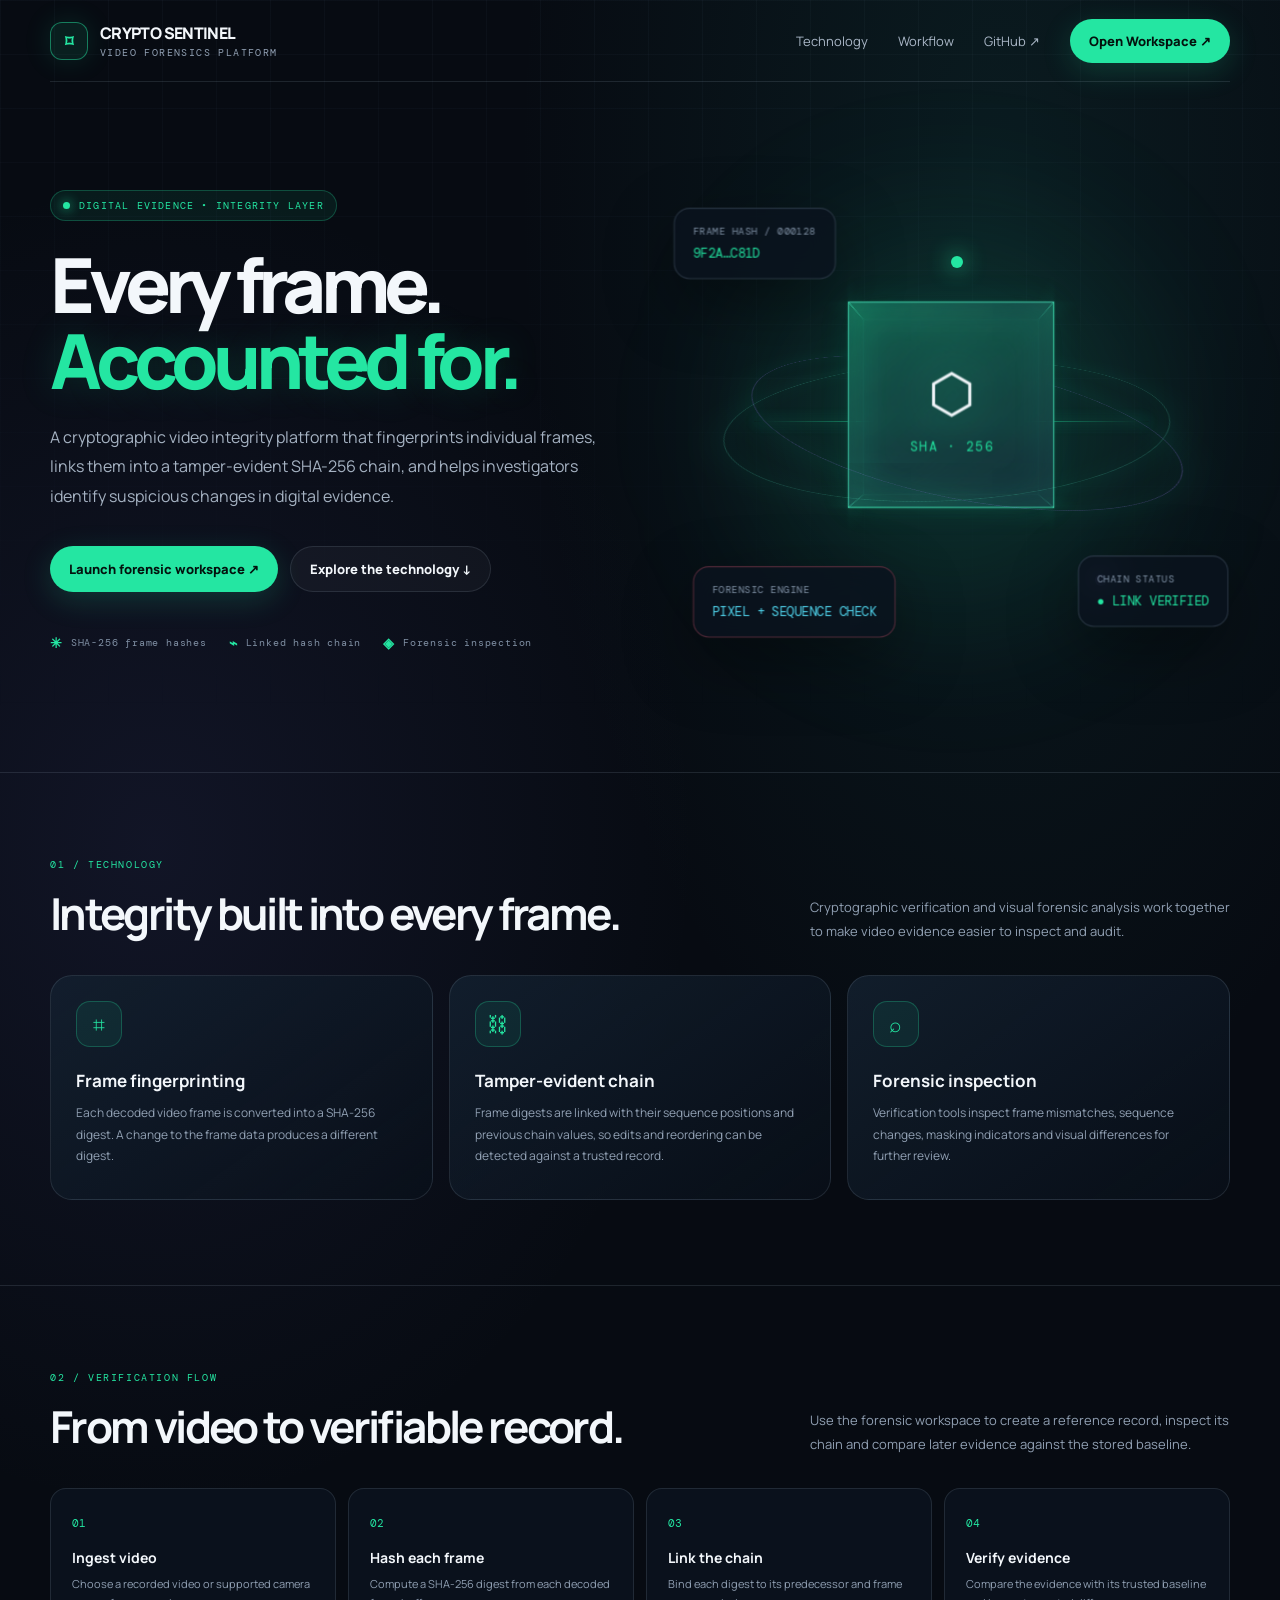
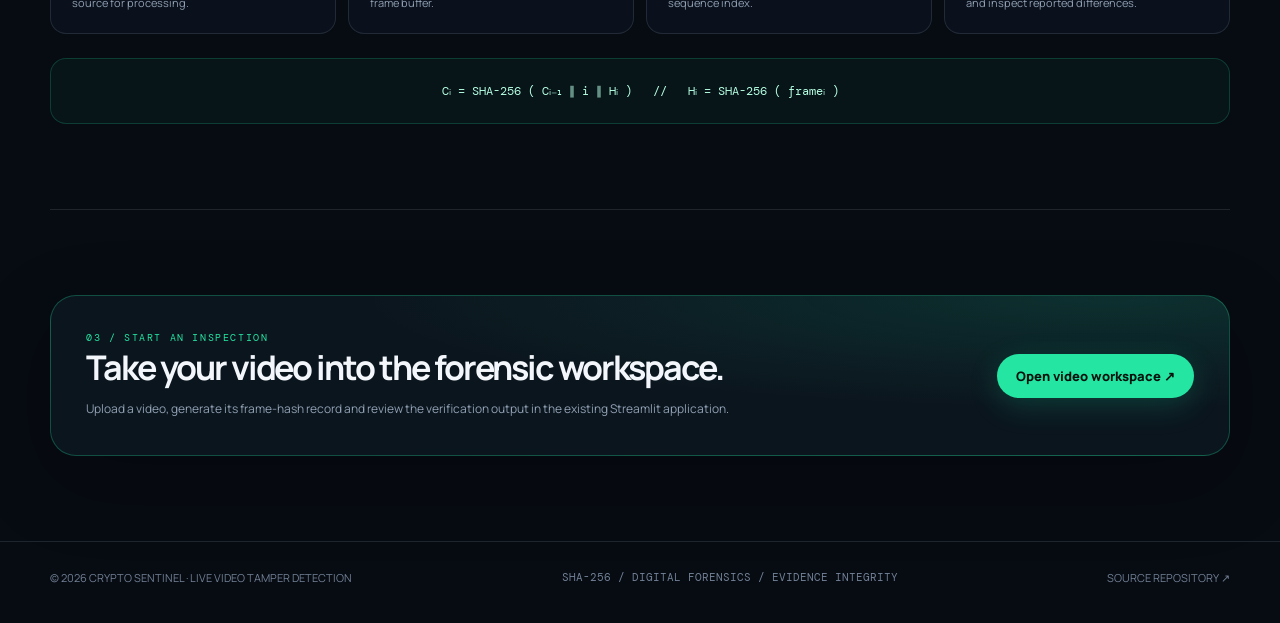
<file: index.html>
<!DOCTYPE html>
<html lang="en">
<head>
<meta charset="UTF-8"><meta name="viewport" content="width=device-width, initial-scale=1.0">
<meta name="theme-color" content="#070b12"><meta name="description" content="Crypto Sentinel — SHA-256 video integrity, tamper-evident hash chains and digital video forensics.">
<title>Crypto Sentinel — Video Integrity, Verified</title>
<link rel="preconnect" href="https://fonts.googleapis.com"><link rel="preconnect" href="https://fonts.gstatic.com" crossorigin>
<link href="https://fonts.googleapis.com/css2?family=DM+Mono:wght@400;500&family=Manrope:wght@400;500;600;700;800&display=swap" rel="stylesheet">
<style>
:root{--bg:#070b12;--line:rgba(148,163,184,.17);--text:#f3f7fb;--muted:#91a0b3;--green:#24e6a2;--cyan:#52d7ef;--violet:#9c8cff;--radius:22px}
*{box-sizing:border-box;margin:0;padding:0}html{scroll-behavior:smooth}body{min-height:100vh;overflow-x:hidden;color:var(--text);background:radial-gradient(ellipse at 78% 8%,rgba(27,112,105,.16),transparent 34%),radial-gradient(ellipse at 12% 38%,rgba(78,77,155,.15),transparent 34%),var(--bg);font-family:Manrope,sans-serif}
body:before{content:"";position:fixed;inset:0;pointer-events:none;z-index:-1;background-image:linear-gradient(rgba(130,160,190,.045) 1px,transparent 1px),linear-gradient(90deg,rgba(130,160,190,.045) 1px,transparent 1px);background-size:54px 54px;mask-image:linear-gradient(to bottom,#000,transparent 82%)}
a{color:inherit;text-decoration:none}.shell{width:min(1180px,calc(100% - 48px));margin:auto}
.nav{height:82px;display:flex;align-items:center;justify-content:space-between;border-bottom:1px solid var(--line)}
.brand{display:flex;align-items:center;gap:12px;font-weight:800;letter-spacing:-.04em}.brand-mark{width:38px;height:38px;border:1px solid rgba(36,230,162,.48);border-radius:12px;display:grid;place-items:center;color:var(--green);background:rgba(36,230,162,.09);box-shadow:0 0 28px rgba(36,230,162,.13)}.brand small{display:block;color:var(--muted);font:10px 'DM Mono',monospace;letter-spacing:.14em;margin-top:2px}
.nav-links{display:flex;align-items:center;gap:30px;color:#aab7c7;font-size:13px}.nav-links a:hover{color:var(--green)}
.nav-cta,.button{display:inline-flex;align-items:center;justify-content:center;gap:10px;border-radius:999px;padding:13px 19px;font-size:13px;font-weight:800;transition:transform .25s,box-shadow .25s}
.nav-cta,.button.primary{color:#04120e;background:var(--green);box-shadow:0 8px 30px rgba(36,230,162,.18)}.nav-cta:hover,.button:hover{transform:translateY(-3px);box-shadow:0 14px 38px rgba(36,230,162,.22)}.button.secondary{border:1px solid var(--line);color:var(--text);background:rgba(255,255,255,.035)}
.hero{min-height:690px;display:grid;grid-template-columns:1.03fr .97fr;align-items:center;gap:30px;padding:76px 0 88px}
.eyebrow{display:inline-flex;align-items:center;gap:9px;border:1px solid rgba(36,230,162,.25);color:var(--green);background:rgba(36,230,162,.07);border-radius:999px;padding:8px 12px;font:10px 'DM Mono',monospace;letter-spacing:.12em}
.pulse{width:7px;height:7px;border-radius:50%;background:var(--green);box-shadow:0 0 12px var(--green);animation:pulse 1.8s infinite}
h1{margin-top:26px;max-width:680px;font-size:clamp(46px,6vw,76px);line-height:.99;letter-spacing:-.075em;font-weight:800}h1 span{color:var(--green);text-shadow:0 0 38px rgba(36,230,162,.18)}
.lead{max-width:560px;margin-top:25px;color:#a5b2c2;font-size:16px;line-height:1.85}.hero-actions{display:flex;flex-wrap:wrap;gap:12px;margin-top:34px}
.trust-row{display:flex;flex-wrap:wrap;gap:22px;margin-top:42px;color:#8090a4;font:10px 'DM Mono',monospace;letter-spacing:.08em}.trust-row span{display:flex;align-items:center;gap:8px}.trust-row b{color:var(--green);font-size:14px}
.visual-wrap{min-height:510px;display:grid;place-items:center;perspective:1200px;position:relative;isolation:isolate}.visual-wrap:before{content:"";position:absolute;width:390px;height:390px;border-radius:50%;background:rgba(24,214,157,.12);filter:blur(75px);z-index:-1}
.scene{width:min(100%,520px);height:470px;position:relative;transform-style:preserve-3d;transition:transform .18s ease-out}
.orbit{position:absolute;inset:55px 35px;border:1px solid rgba(77,226,190,.22);border-radius:50%;transform:rotateX(68deg) rotateZ(-18deg);box-shadow:0 0 50px rgba(36,230,162,.06),inset 0 0 40px rgba(36,230,162,.04)}.orbit.two{inset:85px 8px;transform:rotateX(68deg) rotateZ(42deg);border-color:rgba(156,140,255,.23)}
.core-cube{position:absolute;width:190px;height:190px;top:125px;left:calc(50% - 95px);transform-style:preserve-3d;animation:float 7s ease-in-out infinite}
.face{position:absolute;inset:0;display:grid;place-items:center;border:1px solid rgba(74,244,195,.7);background:linear-gradient(140deg,rgba(37,230,162,.19),rgba(22,40,55,.68));box-shadow:inset 0 0 40px rgba(36,230,162,.11),0 0 30px rgba(36,230,162,.09);backdrop-filter:blur(12px)}
.face.front{transform:translateZ(95px)}.face.back{transform:rotateY(180deg) translateZ(95px)}.face.right{transform:rotateY(90deg) translateZ(95px)}.face.left{transform:rotateY(-90deg) translateZ(95px)}.face.top{transform:rotateX(90deg) translateZ(95px)}.face.bottom{transform:rotateX(-90deg) translateZ(95px)}
.cube-inner{text-align:center;transform:translateZ(1px)}.cube-icon{font-size:50px;filter:drop-shadow(0 0 22px rgba(36,230,162,.6))}.cube-inner strong{display:block;color:var(--green);font:12px 'DM Mono',monospace;letter-spacing:.13em;margin-top:9px}
.float-card{position:absolute;z-index:3;padding:15px 17px;border:1px solid rgba(145,169,190,.24);border-radius:15px;background:rgba(10,19,30,.82);box-shadow:0 22px 65px rgba(0,0,0,.4);backdrop-filter:blur(16px);transform:translateZ(75px)}
.float-card small{display:block;color:#8495a9;font:9px 'DM Mono',monospace;letter-spacing:.12em}.float-card strong{display:block;margin-top:7px;font:12px 'DM Mono',monospace;color:var(--green)}
.card-hash{top:35px;left:0;animation:drift 6s ease-in-out infinite}.card-chain{bottom:42px;right:0;animation:drift 7s ease-in-out infinite reverse}.card-alert{bottom:32px;left:18px;border-color:rgba(255,99,125,.3)}.card-alert strong{color:var(--cyan)}
.scan-line{position:absolute;left:12%;right:12%;top:50%;height:1px;background:linear-gradient(90deg,transparent,var(--green),transparent);box-shadow:0 0 14px var(--green);animation:scan 4s ease-in-out infinite;opacity:.8}
.node{position:absolute;width:12px;height:12px;border-radius:50%;background:var(--green);box-shadow:0 0 22px var(--green)}.n1{top:70px;left:50%}.n2{bottom:70px;right:20%;background:var(--violet);box-shadow:0 0 22px var(--violet)}
.section{padding:85px 0;border-top:1px solid var(--line)}.section-head{display:flex;align-items:end;justify-content:space-between;gap:30px;margin-bottom:32px}
.kicker{color:var(--green);font:10px 'DM Mono',monospace;letter-spacing:.16em}h2{margin-top:12px;font-size:clamp(30px,4vw,44px);letter-spacing:-.06em}.section-head p{max-width:420px;color:var(--muted);font-size:13px;line-height:1.8}
.feature-grid{display:grid;grid-template-columns:repeat(3,1fr);gap:16px}.feature{min-height:225px;padding:25px;border:1px solid var(--line);border-radius:var(--radius);background:linear-gradient(145deg,rgba(19,32,47,.85),rgba(9,16,26,.7));transform-style:preserve-3d;transition:transform .25s,border-color .25s,background .25s}.feature:hover{border-color:rgba(36,230,162,.48);background:linear-gradient(145deg,rgba(20,48,53,.9),rgba(9,16,26,.8))}
.feature-icon{width:46px;height:46px;display:grid;place-items:center;border-radius:14px;color:var(--green);border:1px solid rgba(36,230,162,.25);background:rgba(36,230,162,.08);font-size:21px;transform:translateZ(25px)}
.feature h3{margin-top:22px;font-size:17px}.feature p{margin-top:10px;color:var(--muted);font-size:12px;line-height:1.8}
.flow{display:grid;grid-template-columns:repeat(4,1fr);gap:12px;counter-reset:step}.flow-step{padding:21px;border:1px solid var(--line);border-radius:16px;background:rgba(12,21,33,.7)}.flow-step:before{counter-increment:step;content:"0" counter(step);color:var(--green);font:11px 'DM Mono',monospace}.flow-step h3{margin-top:16px;font-size:14px}.flow-step p{margin-top:8px;color:var(--muted);font-size:11px;line-height:1.7}
.formula{margin-top:24px;padding:24px;border:1px solid rgba(36,230,162,.2);border-radius:16px;background:rgba(36,230,162,.045);overflow-x:auto;text-align:center;color:#b5ffe2;font:12px 'DM Mono',monospace}
.cta{display:flex;align-items:center;justify-content:space-between;gap:28px;padding:35px;border:1px solid rgba(36,230,162,.28);border-radius:26px;background:radial-gradient(ellipse at 90% 0%,rgba(36,230,162,.13),transparent 50%),rgba(12,24,34,.85);box-shadow:0 25px 80px rgba(0,0,0,.22)}
.cta h2{margin:0;font-size:clamp(24px,3vw,34px)}.cta p{margin-top:9px;color:var(--muted);font-size:12px;line-height:1.7}
footer{padding:28px 0 38px;border-top:1px solid var(--line);color:#718096;font-size:11px}.footer-row{display:flex;justify-content:space-between;gap:18px;flex-wrap:wrap}.mono{font-family:'DM Mono',monospace}
@keyframes float{0%,100%{transform:rotateX(-13deg) rotateY(24deg) translateY(0)}50%{transform:rotateX(8deg) rotateY(205deg) translateY(-16px)}}@keyframes drift{0%,100%{translate:0 0}50%{translate:0 -12px}}@keyframes pulse{50%{opacity:.4;box-shadow:0 0 2px var(--green)}}@keyframes scan{0%,100%{transform:translateY(-90px);opacity:0}40%,60%{opacity:.8}50%{transform:translateY(90px)}}
@media(max-width:850px){.hero{grid-template-columns:1fr;padding-top:60px;gap:10px}.visual-wrap{min-height:450px}.section-head{align-items:start;flex-direction:column}.feature-grid{grid-template-columns:repeat(2,1fr)}.flow{grid-template-columns:repeat(2,1fr)}}
@media(max-width:580px){.shell{width:min(100% - 30px,1180px)}.nav{height:70px}.nav-links{gap:13px}.nav-links a:not(.nav-cta){display:none}.nav-cta{padding:10px 13px;font-size:11px}h1{font-size:48px}.lead{font-size:14px}.hero{min-height:auto;padding:55px 0 45px}.visual-wrap{min-height:360px}.scene{height:350px;transform:scale(.78);transform-origin:center;width:520px;max-width:none}.feature-grid,.flow{grid-template-columns:1fr}.feature{min-height:190px}.cta{flex-direction:column;align-items:start;padding:25px}.trust-row{gap:13px;font-size:9px}}
@media(prefers-reduced-motion:reduce){*,*:before,*:after{scroll-behavior:auto!important;animation-duration:.01ms!important;animation-iteration-count:1!important;transition-duration:.01ms!important}}
</style>
</head>
<body>
<header class="shell nav">
<a class="brand" href="#" aria-label="Crypto Sentinel home"><span class="brand-mark">⌑</span><span>CRYPTO SENTINEL<small>VIDEO FORENSICS PLATFORM</small></span></a>
<nav class="nav-links" aria-label="Main navigation"><a href="#technology">Technology</a><a href="#workflow">Workflow</a><a href="https://github.com/harshitmishra24aiml-cyber/livevideotamperdetection" target="_blank" rel="noreferrer">GitHub ↗</a><a class="nav-cta" href="https://livevideotamperdetection-dwwpakc3q5ie7qqpvslf2z.streamlit.app" target="_blank" rel="noreferrer">Open Workspace ↗</a></nav>
</header>
<main>
<section class="shell hero">
<div class="hero-copy">
<div class="eyebrow"><i class="pulse"></i> DIGITAL EVIDENCE • INTEGRITY LAYER</div>
<h1>Every frame.<br><span>Accounted for.</span></h1>
<p class="lead">A cryptographic video integrity platform that fingerprints individual frames, links them into a tamper-evident SHA-256 chain, and helps investigators identify suspicious changes in digital evidence.</p>
<div class="hero-actions"><a class="button primary" href="https://livevideotamperdetection-dwwpakc3q5ie7qqpvslf2z.streamlit.app" target="_blank" rel="noreferrer">Launch forensic workspace ↗</a><a class="button secondary" href="#technology">Explore the technology ↓</a></div>
<div class="trust-row"><span><b>✳</b> SHA-256 frame hashes</span><span><b>⌁</b> Linked hash chain</span><span><b>◈</b> Forensic inspection</span></div>
</div>
<div class="visual-wrap" id="visualWrap" aria-label="Animated three dimensional cryptographic hash cube">
<div class="scene" id="scene"><div class="orbit"></div><div class="orbit two"></div><div class="node n1"></div><div class="node n2"></div>
<div class="core-cube"><div class="face front"><div class="cube-inner"><div class="cube-icon">⬡</div><strong>SHA · 256</strong></div></div><div class="face back"></div><div class="face right"></div><div class="face left"></div><div class="face top"></div><div class="face bottom"></div></div>
<div class="scan-line"></div><div class="float-card card-hash"><small>FRAME HASH / 000128</small><strong>9F2A…C81D</strong></div><div class="float-card card-chain"><small>CHAIN STATUS</small><strong>● LINK VERIFIED</strong></div><div class="float-card card-alert"><small>FORENSIC ENGINE</small><strong>PIXEL + SEQUENCE CHECK</strong></div>
</div></div>
</section>
<section class="section" id="technology"><div class="shell"><div class="section-head"><div><div class="kicker">01 / TECHNOLOGY</div><h2>Integrity built into every frame.</h2></div><p>Cryptographic verification and visual forensic analysis work together to make video evidence easier to inspect and audit.</p></div>
<div class="feature-grid">
<article class="feature tilt"><div class="feature-icon">⌗</div><h3>Frame fingerprinting</h3><p>Each decoded video frame is converted into a SHA-256 digest. A change to the frame data produces a different digest.</p></article>
<article class="feature tilt"><div class="feature-icon">⛓</div><h3>Tamper-evident chain</h3><p>Frame digests are linked with their sequence positions and previous chain values, so edits and reordering can be detected against a trusted record.</p></article>
<article class="feature tilt"><div class="feature-icon">⌕</div><h3>Forensic inspection</h3><p>Verification tools inspect frame mismatches, sequence changes, masking indicators and visual differences for further review.</p></article>
</div></div></section>
<section class="section" id="workflow"><div class="shell"><div class="section-head"><div><div class="kicker">02 / VERIFICATION FLOW</div><h2>From video to verifiable record.</h2></div><p>Use the forensic workspace to create a reference record, inspect its chain and compare later evidence against the stored baseline.</p></div>
<div class="flow"><article class="flow-step"><h3>Ingest video</h3><p>Choose a recorded video or supported camera source for processing.</p></article><article class="flow-step"><h3>Hash each frame</h3><p>Compute a SHA-256 digest from each decoded frame buffer.</p></article><article class="flow-step"><h3>Link the chain</h3><p>Bind each digest to its predecessor and frame sequence index.</p></article><article class="flow-step"><h3>Verify evidence</h3><p>Compare the evidence with its trusted baseline and inspect reported differences.</p></article></div>
<div class="formula">Cᵢ = SHA-256 ( Cᵢ₋₁ ∥ i ∥ Hᵢ ) &nbsp; // &nbsp; Hᵢ = SHA-256 ( frameᵢ )</div>
</div></section>
<section class="shell section"><div class="cta"><div><div class="kicker">03 / START AN INSPECTION</div><h2>Take your video into the forensic workspace.</h2><p>Upload a video, generate its frame-hash record and review the verification output in the existing Streamlit application.</p></div><a class="button primary" href="https://livevideotamperdetection-dwwpakc3q5ie7qqpvslf2z.streamlit.app" target="_blank" rel="noreferrer">Open video workspace ↗</a></div></section>
</main>
<footer><div class="shell footer-row"><span>© 2026 CRYPTO SENTINEL · LIVE VIDEO TAMPER DETECTION</span><span class="mono">SHA-256 / DIGITAL FORENSICS / EVIDENCE INTEGRITY</span><a href="https://github.com/harshitmishra24aiml-cyber/livevideotamperdetection" target="_blank" rel="noreferrer">SOURCE REPOSITORY ↗</a></div></footer>
<script>
const scene=document.getElementById('scene'),wrap=document.getElementById('visualWrap'),reduceMotion=window.matchMedia('(prefers-reduced-motion: reduce)').matches;
if(scene&&wrap&&!reduceMotion){wrap.addEventListener('pointermove',event=>{const rect=wrap.getBoundingClientRect(),x=(event.clientX-rect.left)/rect.width-.5,y=(event.clientY-rect.top)/rect.height-.5;scene.style.transform='rotateY('+(x*12)+'deg) rotateX('+(-y*10)+'deg)'});wrap.addEventListener('pointerleave',()=>{scene.style.transform=''})}
if(!reduceMotion){document.querySelectorAll('.tilt').forEach(card=>{card.addEventListener('pointermove',event=>{const rect=card.getBoundingClientRect(),x=(event.clientX-rect.left)/rect.width-.5,y=(event.clientY-rect.top)/rect.height-.5;card.style.transform='perspective(700px) rotateX('+(-y*5)+'deg) rotateY('+(x*5)+'deg) translateY(-3px)'});card.addEventListener('pointerleave',()=>{card.style.transform=''})})}
</script>
</body></html>
</file>
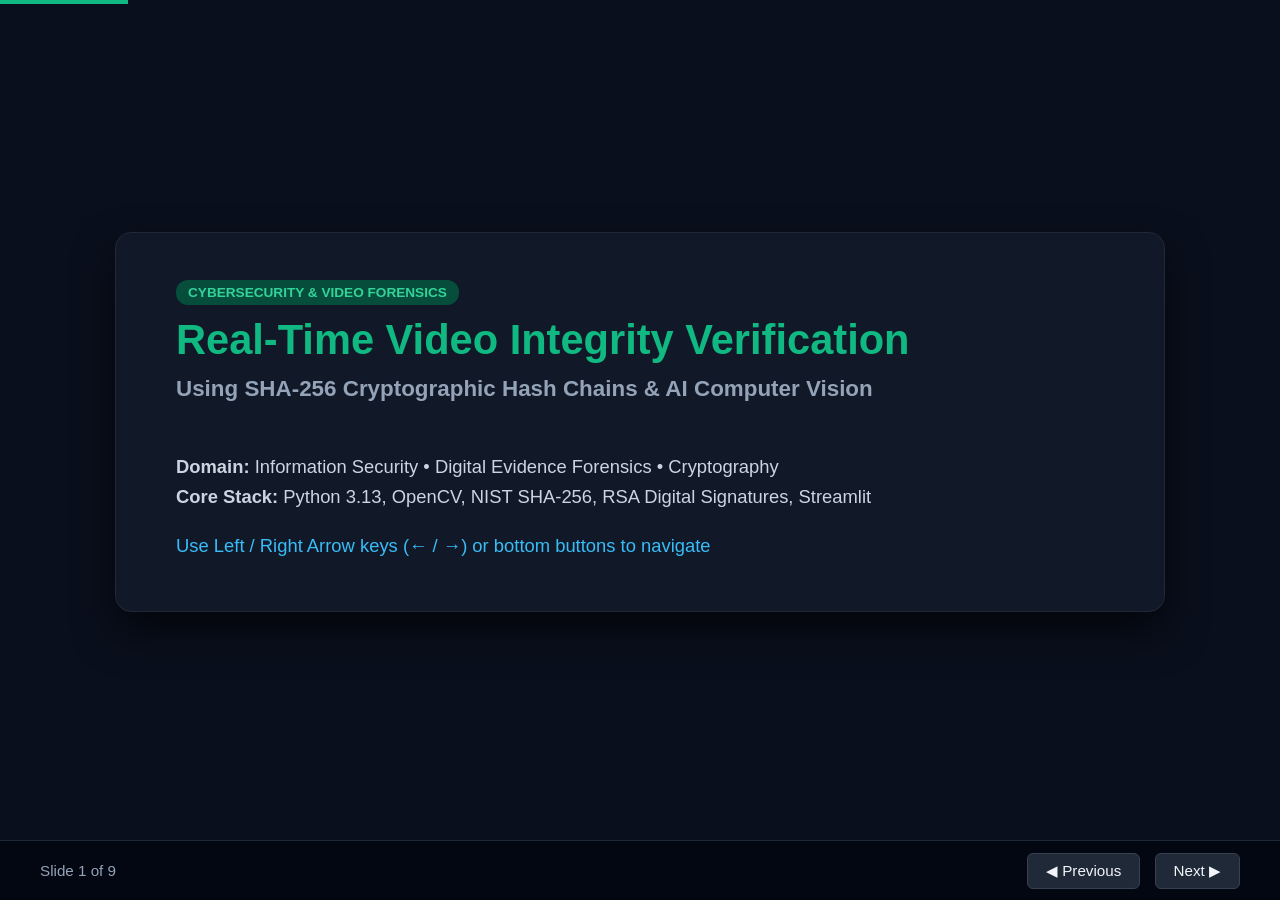
<file: presentation_slides.html>
<!DOCTYPE html>
<html lang="en">
<head>
    <meta charset="UTF-8">
    <title>Presentation: Real-Time Video Integrity Verification</title>
    <style>
        * { box-sizing: border-box; margin: 0; padding: 0; }
        body {
            font-family: 'Segoe UI', Roboto, Helvetica, Arial, sans-serif;
            background: #0a0f1d;
            color: #f1f5f9;
            overflow: hidden;
            height: 100vh;
            display: flex;
            flex-direction: column;
            justify-content: space-between;
        }
        .slide-container {
            flex: 1;
            display: flex;
            align-items: center;
            justify-content: center;
            padding: 40px;
        }
        .slide {
            display: none;
            max-width: 1050px;
            width: 100%;
            background: #111827;
            border: 1px solid #1f2937;
            border-radius: 16px;
            padding: 50px 60px;
            box-shadow: 0 20px 40px rgba(0, 0, 0, 0.6);
            animation: fadeIn 0.3s ease-in-out;
        }
        .slide.active { display: block; }
        @keyframes fadeIn {
            from { opacity: 0; transform: translateY(10px); }
            to { opacity: 1; transform: translateY(0); }
        }
        h1 { color: #10b981; font-size: 2.3rem; margin-bottom: 12px; }
        h2 { color: #38bdf8; font-size: 1.8rem; margin-bottom: 20px; border-bottom: 2px solid #1f2937; padding-bottom: 10px; }
        h3 { color: #f59e0b; font-size: 1.3rem; margin-bottom: 10px; }
        p, li { font-size: 1.15rem; line-height: 1.6; color: #cbd5e1; }
        ul { margin-left: 25px; margin-bottom: 20px; }
        li { margin-bottom: 8px; }
        .highlight { color: #34d399; font-weight: bold; }
        .grid-2 { display: grid; grid-template-columns: 1fr 1fr; gap: 30px; margin-top: 20px; }
        .card { background: #1e293b; padding: 20px; border-radius: 10px; border: 1px solid #334155; }
        .code-box {
            background: #030712;
            padding: 15px 20px;
            border-radius: 8px;
            font-family: 'Courier New', monospace;
            color: #38bdf8;
            font-size: 1.1rem;
            margin: 15px 0;
            border-left: 4px solid #10b981;
        }
        table { width: 100%; border-collapse: collapse; margin-top: 15px; }
        th, td { padding: 12px 15px; border: 1px solid #374151; text-align: left; }
        th { background: #1f2937; color: #38bdf8; }
        .badge-pass { background: #064e3b; color: #6ee7b7; padding: 3px 10px; border-radius: 6px; font-weight: bold; }
        .footer {
            height: 60px;
            background: #030712;
            border-top: 1px solid #1f2937;
            display: flex;
            align-items: center;
            justify-content: space-between;
            padding: 0 40px;
            font-size: 0.95rem;
            color: #94a3b8;
        }
        .nav-btn {
            background: #1f2937;
            color: #f1f5f9;
            border: 1px solid #374151;
            padding: 8px 18px;
            border-radius: 6px;
            cursor: pointer;
            font-size: 0.95rem;
            margin-left: 10px;
            transition: 0.2s;
        }
        .nav-btn:hover { background: #374151; color: #38bdf8; }
        .progress-bar { height: 4px; background: #10b981; width: 10%; transition: width 0.3s; }
    </style>
</head>
<body>
    <div class="progress-bar" id="progressBar"></div>

    <div class="slide-container">
        <!-- Slide 1: Title -->
        <div class="slide active">
            <span style="background: #064e3b; color: #34d399; padding: 5px 12px; border-radius: 12px; font-size: 0.85rem; font-weight: bold; text-transform: uppercase;">Cybersecurity & Video Forensics</span>
            <h1 style="margin-top: 15px; font-size: 2.6rem;">Real-Time Video Integrity Verification</h1>
            <h2 style="color: #94a3b8; font-size: 1.4rem; border: none;">Using SHA-256 Cryptographic Hash Chains & AI Computer Vision</h2>
            <div style="margin-top: 40px; line-height: 1.8;">
                <p><b>Domain:</b> Information Security • Digital Evidence Forensics • Cryptography</p>
                <p><b>Core Stack:</b> Python 3.13, OpenCV, NIST SHA-256, RSA Digital Signatures, Streamlit</p>
                <p style="color: #38bdf8; margin-top: 20px;">Use Left / Right Arrow keys (← / →) or bottom buttons to navigate</p>
            </div>
        </div>

        <!-- Slide 2: The Problem -->
        <div class="slide">
            <h2>🚨 The Problem: Digital Video Vulnerabilities</h2>
            <p>Video surveillance footage is critical legal evidence in courtrooms, police investigations, and financial facilities. However, digital video is inherently fragile:</p>
            <div class="grid-2">
                <div class="card">
                    <h3>Common Attack Vectors</h3>
                    <ul>
                        <li><b>Pixel Tampering:</b> Redacting objects, altering alibi timestamps, or forging faces.</li>
                        <li><b>Frame Dropping:</b> Deleting 1-2 seconds of incriminating footage.</li>
                        <li><b>Temporal Reordering:</b> Swapping frames to reverse cause and effect.</li>
                        <li><b>Log Erasure:</b> Modifying security database logs.</li>
                    </ul>
                </div>
                <div class="card">
                    <h3>Why Traditional Checksums Fail</h3>
                    <ul>
                        <li><b>Whole-File Checksums (MD5/SHA on .mp4):</b> Cannot pinpoint <i>where</i> tampering occurred.</li>
                        <li><b>No Streaming Support:</b> Whole-file hashes cannot protect live camera feeds.</li>
                        <li><b>No Spatial Localization:</b> Cannot produce pixel heatmaps of modified regions.</li>
                    </ul>
                </div>
            </div>
        </div>

        <!-- Slide 3: Cryptographic Hash Chain -->
        <div class="slide">
            <h2>📐 The Cryptographic Hash Chain Algorithm</h2>
            <p>Every raw video frame \(F_i\) is converted into a 256-bit digest and mathematically linked to the entire preceding video history:</p>
            <div class="code-box">
                Frame Hash:  Hi = SHA256(bytes(Fi))<br>
                Genesis Root: C0 = "GENESIS"<br>
                Chain Node:  Ci = SHA256(Ci-1 || i || Hi)
            </div>
            <div class="grid-2">
                <div class="card">
                    <h3>The Avalanche Effect</h3>
                    <p>Flipping even a single bit in Frame #2 completely randomizes \(H_2\). Because \(C_2 = \text{SHA256}(C_1 \parallel 2 \parallel H_2)\), \(C_2\) breaks, instantly invalidating \(C_3, C_4, \dots, C_N\).</p>
                </div>
                <div class="card">
                    <h3>Session Root Anchoring</h3>
                    <p>At session close, the terminal hash \(C_N\) is signed via an <b>asymmetric RSA-1024 private key</b> or HMAC. Attackers cannot recompute forged chains without the authority private key.</p>
                </div>
            </div>
        </div>

        <!-- Slide 4: System Architecture -->
        <div class="slide">
            <h2>🏗️ System Architecture & Workflow</h2>
            <p>A multi-stage pipeline ensuring bit-exact integrity from lens to courtroom:</p>
            <div class="card" style="margin-top: 15px;">
                <p><b>1. Video Ingestion:</b> Supports Webcam, Video File, or Synthetic CCTV Simulator.</p>
                <p><b>2. Frame Extractor:</b> Lossless raw BGR contiguous array buffers.</p>
                <p><b>3. Cryptographic Engine:</b> SHA-256 frame hashing & recursive chain generation.</p>
                <p><b>4. Secure Storage:</b> Lossless PNGs (`evidence/frames/`) & Append-Only JSONL log.</p>
                <p><b>5. Forensic Verifier:</b> Automated bit-exact integrity auditing & sequence validation.</p>
                <p><b>6. Dual-Interface UI:</b> Streamlit Web Dashboard + Live Split-Screen Sentinel.</p>
            </div>
        </div>

        <!-- Slide 5: Dual-Layer Defense -->
        <div class="slide">
            <h2>🛡️ Dual-Layer Defense: Crypto + AI Forensics</h2>
            <div class="grid-2">
                <div class="card">
                    <h3 style="color: #10b981;">Layer 1: SHA-256 Hash Chain</h3>
                    <p><b>Mathematical Certainty:</b></p>
                    <ul>
                        <li>Detects unauthorized edits down to a single sub-pixel.</li>
                        <li>Proves that <i>tampering has occurred</i> with zero false positives.</li>
                        <li>Enforces strict temporal ordering and sequence completeness.</li>
                    </ul>
                </div>
                <div class="card">
                    <h3 style="color: #38bdf8;">Layer 2: AI Computer Vision</h3>
                    <p><b>Visual & Physical Analysis:</b></p>
                    <ul>
                        <li><b>Error Level Analysis (ELA):</b> Detects compression artifacts.</li>
                        <li><b>Laplacian Gradients:</b> Flags edge splicing & blur boundaries.</li>
                        <li><b>Optical Flow Vectors:</b> Detects temporal motion leaps.</li>
                        <li><b>Pixel Heatmap:</b> Renders JET difference bounding boxes.</li>
                    </ul>
                </div>
            </div>
        </div>

        <!-- Slide 6: Experimental Results -->
        <div class="slide">
            <h2>🧪 Experimental Attack Scenarios & Results</h2>
            <p>Validated across 5 attack vectors with <b>100% detection rate</b>:</p>
            <table>
                <thead>
                    <tr>
                        <th>Attack Vector</th>
                        <th>Injected Attack</th>
                        <th>System Detection</th>
                        <th>Accuracy</th>
                    </tr>
                </thead>
                <tbody>
                    <tr>
                        <td><b>Pristine Baseline</b></td>
                        <td>Authentic captured frames</td>
                        <td><span class="badge-pass">100% AUTHENTIC</span></td>
                        <td>100%</td>
                    </tr>
                    <tr>
                        <td><b>Pixel Alteration</b></td>
                        <td>Modified pixels in Frame #4</td>
                        <td><span class="badge-pass">TAMPER CAUGHT (H' ≠ H)</span></td>
                        <td>100%</td>
                    </tr>
                    <tr>
                        <td><b>Frame Deletion</b></td>
                        <td>Deleted Frame #5 file</td>
                        <td><span class="badge-pass">MISSING FRAME ALERT</span></td>
                        <td>100%</td>
                    </tr>
                    <tr>
                        <td><b>Frame Reordering</b></td>
                        <td>Swapped Frame #6 and #7</td>
                        <td><span class="badge-pass">SEQUENCE DISRUPTION</span></td>
                        <td>100%</td>
                    </tr>
                    <tr>
                        <td><b>Log Forgery</b></td>
                        <td>Corrupted JSONL hash line #3</td>
                        <td><span class="badge-pass">CHAIN BREAK AT BLOCK 3</span></td>
                        <td>100%</td>
                    </tr>
                    <tr>
                        <td><b>Digital Box Masking</b></td>
                        <td>Pasted privacy/redaction box</td>
                        <td><span class="badge-pass">DUAL HASH + MASK BBOX CAUGHT</span></td>
                        <td>100%</td>
                    </tr>
                    <tr>
                        <td><b>Camera Lens Occlusion</b></td>
                        <td>Covered / blinded lens</td>
                        <td><span class="badge-pass">LENS OCCLUSION ALERT</span></td>
                        <td>100%</td>
                    </tr>
                </tbody>
            </table>
        </div>

        <!-- Slide 7: Benchmarks -->
        <div class="slide">
            <h2>⚡ Throughput & Empirical Performance</h2>
            <p>Benchmarked on standard workstation hardware:</p>
            <table>
                <thead>
                    <tr>
                        <th>Resolution</th>
                        <th>Frame Dimensions</th>
                        <th>Latency / Frame</th>
                        <th>Max Theoretical FPS</th>
                        <th>Bandwidth</th>
                    </tr>
                </thead>
                <tbody>
                    <tr>
                        <td><b>480p (SD)</b></td>
                        <td>640 x 480</td>
                        <td>0.512 ms</td>
                        <td><b>1,953 FPS</b></td>
                        <td>1,716 MB/s</td>
                    </tr>
                    <tr>
                        <td><b>720p (HD)</b></td>
                        <td>1280 x 720</td>
                        <td>1.533 ms</td>
                        <td><b>652 FPS</b></td>
                        <td>1,720 MB/s</td>
                    </tr>
                    <tr>
                        <td><b>1080p (Full HD)</b></td>
                        <td>1920 x 1080</td>
                        <td>3.393 ms</td>
                        <td><b>294 FPS</b></td>
                        <td>1,748 MB/s</td>
                    </tr>
                </tbody>
            </table>
            <div class="code-box" style="margin-top: 20px;">
                Recursive Hash Chain Latency: 0.872 microseconds per block (> 1.14 Million links/sec)
            </div>
        </div>

        <!-- Slide 8: Real World Applications -->
        <div class="slide">
            <h2>🌐 Real-World Applications</h2>
            <div class="grid-2">
                <div class="card">
                    <h3>🏛️ Judicial Evidence Admissibility</h3>
                    <p>Provides an unbroken cryptographic chain of custody complying with ISO/IEC 27037 standards for digital evidence.</p>
                </div>
                <div class="card">
                    <h3>👮 Police Body & Dash Cameras</h3>
                    <p>Guarantees that bodycam recordings cannot be selectively excised or reordered by internal or external actors.</p>
                </div>
                <div class="card">
                    <h3>🏦 High-Security CCTV Vaults</h3>
                    <p>Instant tamper alarm if a video loop or freeze attack is injected into the monitoring feed.</p>
                </div>
                <div class="card">
                    <h3>🚗 Autonomous Vehicle Dashcams</h3>
                    <p>Cryptographically anchors sensor and crash footage against post-collision liability dispute manipulation.</p>
                </div>
            </div>
        </div>

        <!-- Slide 9: Conclusion -->
        <div class="slide">
            <h2>🏁 Conclusion & Key Deliverables</h2>
            <p>This project successfully realizes a production-ready, real-time video integrity preservation system:</p>
            <div class="card" style="margin-top: 15px;">
                <ul>
                    <li>✅ <b>Core Engine:</b> SHA-256 Frame Hashing + Recursive Hash Chain + RSA Signatures</li>
                    <li>✅ <b>Live Split-Screen Monitor:</b> Real-time ingestion & sentinel alarm with 'T' key tamper injection</li>
                    <li>✅ <b>Streamlit Dashboard:</b> Multi-tab visual explorer, attack simulator, and pixel heatmaps</li>
                    <li>✅ <b>Automated Testing:</b> 100% unit test pass rate across all attack vectors</li>
                    <li>✅ <b>Printable Certificate:</b> Self-contained HTML/PDF digital forensic report</li>
                    <li>✅ <b>Academic Deliverables:</b> Comprehensive Project Report & Viva Defense Guide</li>
                </ul>
            </div>
        </div>
    </div>

    <div class="footer">
        <div>Slide <span id="currentSlide">1</span> of <span id="totalSlides">9</span></div>
        <div>
            <button class="nav-btn" onclick="prevSlide()">◀ Previous</button>
            <button class="nav-btn" onclick="nextSlide()">Next ▶</button>
        </div>
    </div>

    <script>
        const slides = document.querySelectorAll('.slide');
        let current = 0;
        document.getElementById('totalSlides').innerText = slides.length;

        function showSlide(index) {
            slides[current].classList.remove('active');
            current = (index + slides.length) % slides.length;
            slides[current].classList.add('active');
            document.getElementById('currentSlide').innerText = current + 1;
            document.getElementById('progressBar').style.width = ((current + 1) / slides.length * 100) + '%';
        }

        function nextSlide() { showSlide(current + 1); }
        function prevSlide() { showSlide(current - 1); }

        document.addEventListener('keydown', (e) => {
            if (e.key === 'ArrowRight' || e.key === ' ') nextSlide();
            if (e.key === 'ArrowLeft') prevSlide();
        });
    </script>
</body>
</html>
</file>
